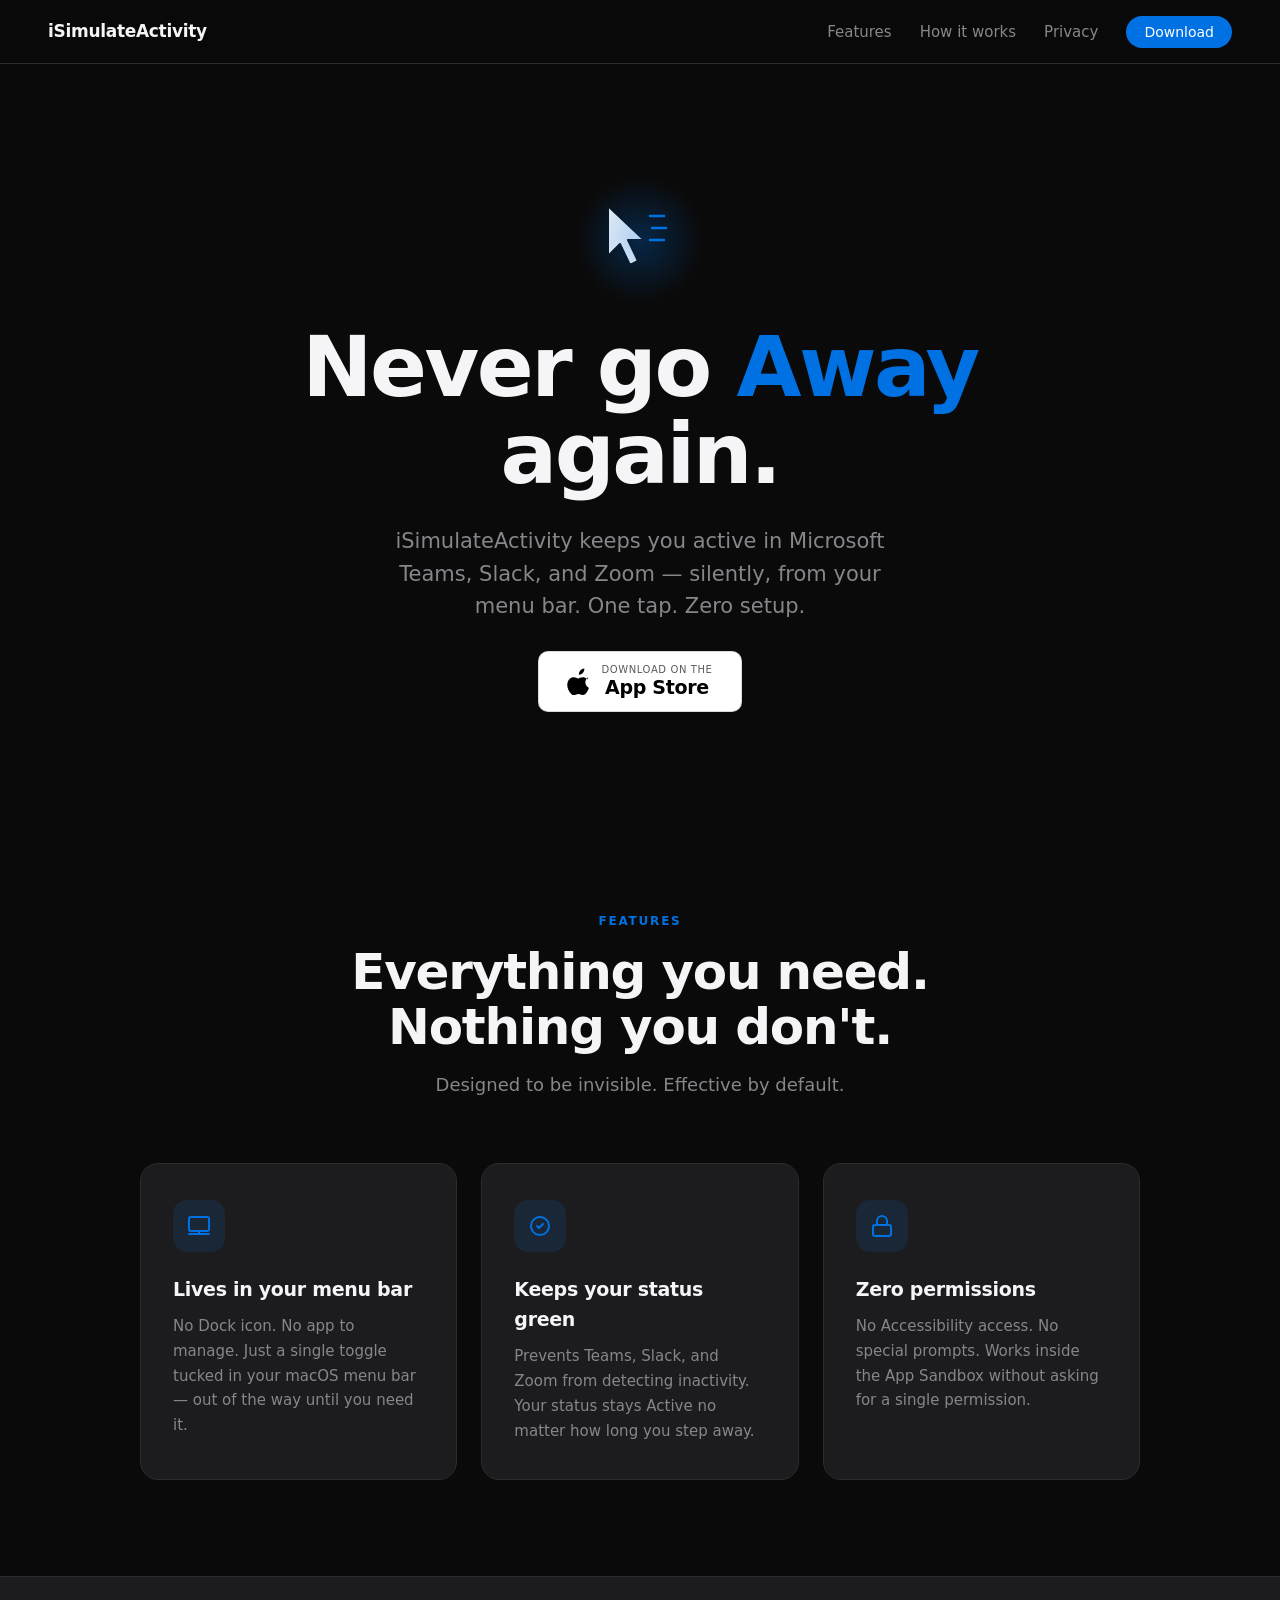
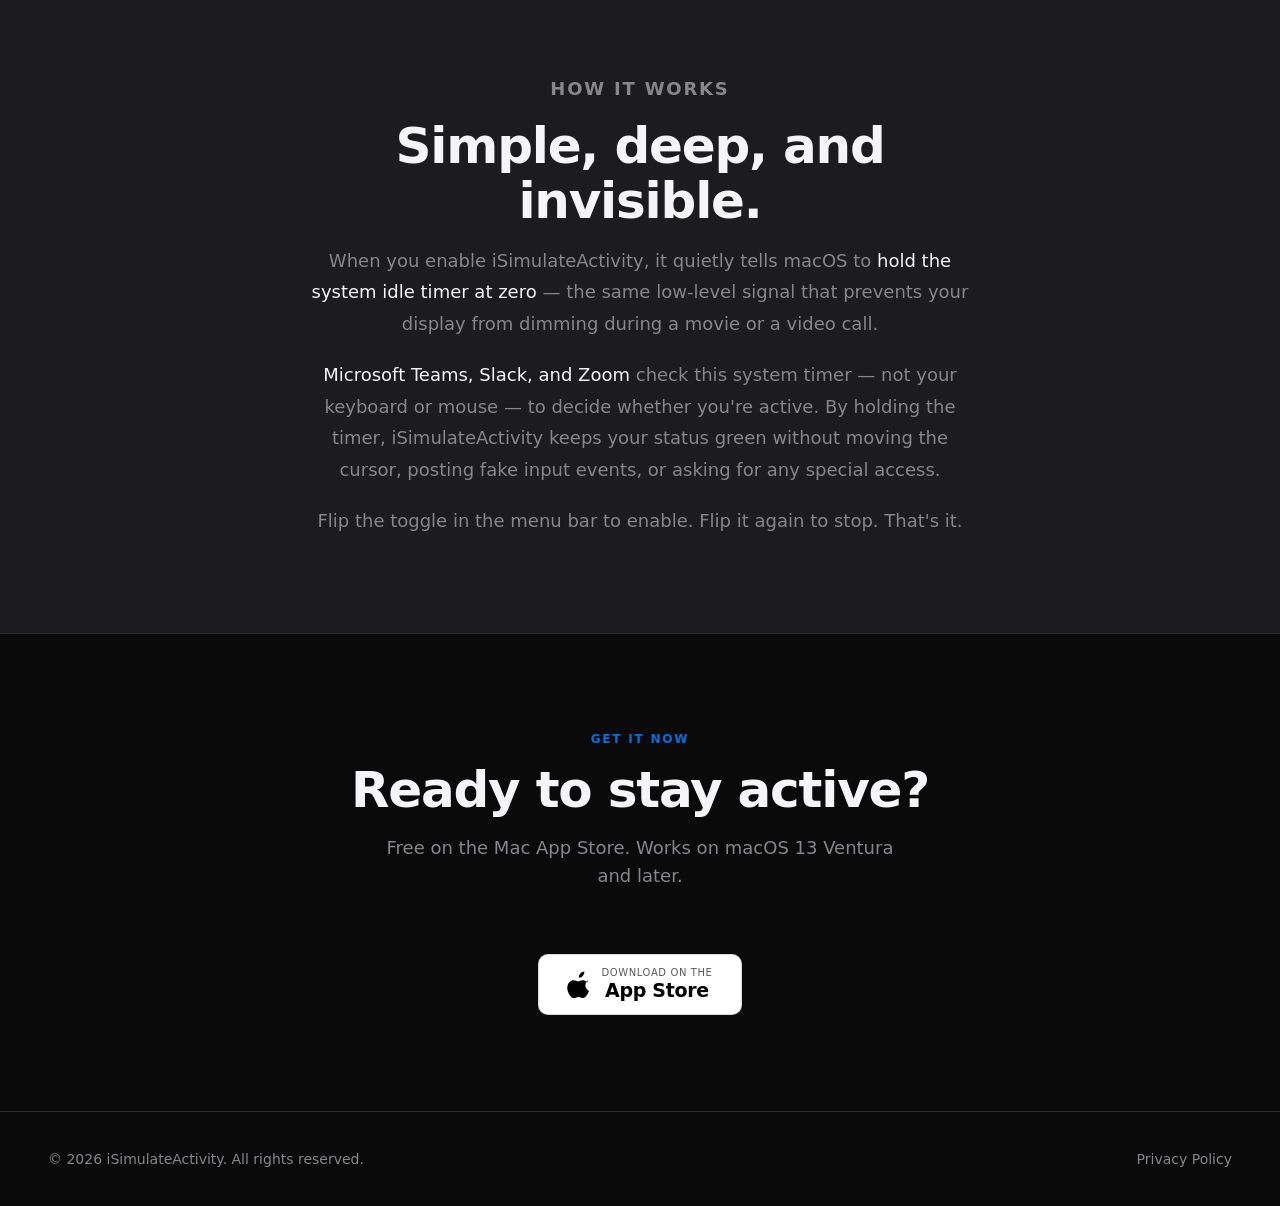
<file: index.html>
<!DOCTYPE html>
<html lang="en">
<head>
  <meta charset="UTF-8" />
  <meta name="viewport" content="width=device-width, initial-scale=1.0" />
  <title>iSimulateActivity — Stay active in Teams &amp; Slack</title>
  <meta name="description" content="iSimulateActivity is a macOS menu bar app that keeps your status active in Microsoft Teams, Slack, and Zoom — silently, with no permissions required." />
  <meta property="og:title" content="iSimulateActivity — Stay active in Teams &amp; Slack" />
  <meta property="og:description" content="A one-tap macOS menu bar app that keeps your status green — no Accessibility permissions needed." />
  <meta property="og:type" content="website" />
  <link rel="stylesheet" href="style.css" />
</head>
<body>

  <!-- ── Nav ─────────────────────────────────────── -->
  <nav>
    <a href="index.html" class="nav-logo">iSimulateActivity</a>
    <ul class="nav-links">
      <li><a href="#features">Features</a></li>
      <li><a href="#how">How it works</a></li>
      <li><a href="privacy.html">Privacy</a></li>
      <li><a href="#download" class="btn-nav">Download</a></li>
    </ul>
  </nav>

  <!-- ── Hero ─────────────────────────────────────── -->
  <section class="hero">

    <!-- Animated cursor icon -->
    <div class="cursor-wrap" aria-hidden="true">
      <div class="cursor-glow"></div>
      <svg class="cursor-icon" width="84" height="80" viewBox="0 0 84 80" fill="none" xmlns="http://www.w3.org/2000/svg">
        <!-- Arrow cursor body -->
        <path d="M10 6 L10 56 L22 44 L32 65 L40 61 L30 40 L46 40 Z"
              fill="#f5f5f7"
              stroke="#0a0a0a"
              stroke-width="2"
              stroke-linejoin="round"
              stroke-linecap="round"/>
        <!-- Motion lines -->
        <g class="motion-lines">
          <line class="ml ml-1" x1="52" y1="16" x2="66" y2="16" stroke="#0071e3" stroke-width="2.5" stroke-linecap="round"/>
          <line class="ml ml-2" x1="54" y1="28" x2="68" y2="28" stroke="#0071e3" stroke-width="2.5" stroke-linecap="round"/>
          <line class="ml ml-3" x1="52" y1="40" x2="66" y2="40" stroke="#0071e3" stroke-width="2.5" stroke-linecap="round"/>
        </g>
      </svg>
    </div>

    <h1>Never go <em>Away</em><br>again.</h1>

    <p class="subtitle">
      iSimulateActivity keeps you active in Microsoft Teams, Slack, and Zoom
      — silently, from your menu bar. One tap. Zero setup.
    </p>

    <a href="#" id="download" class="badge-link" aria-label="Download on the App Store">
      <!-- Apple logo -->
      <svg width="22" height="27" viewBox="0 0 814 1000" fill="#000" aria-hidden="true">
        <path d="M788.1 340.9c-5.8 4.5-108.2 62.2-108.2 190.5 0 148.4 130.3 200.9 134.2 202.2-.6 3.2-20.7 71.9-68.7 141.9-42.8 61.6-87.5 123.1-155.5 123.1s-85.5-39.5-164-39.5c-76 0-103.7 40.8-165.9 40.8s-105-37.5-152.1-96c-54.1-66.5-98.3-172.2-98.3-273.4 0-187.8 122.4-286.9 243.3-286.9 63.9 0 117.1 42.2 157.1 42.2 38.2 0 98.1-44.8 172.4-44.8 27.8 0 108.2 2.6 168.2 81.2zm-198.5-160.6c31.1-36.9 53.1-88.1 53.1-139.3 0-7.1-.6-14.3-1.9-20.1-50.6 1.9-110.8 33.7-147.1 75.8-28.5 32.4-55.1 83.6-55.1 135.5 0 7.8 1.3 15.6 1.9 18.1 3.2.6 8.4 1.3 13.6 1.3 45.4 0 102.5-30.4 135.5-71.3z"/>
      </svg>
      <span class="badge-text">
        <small>Download on the</small>
        <strong>App Store</strong>
      </span>
    </a>

  </section>

  <!-- ── Features ──────────────────────────────────── -->
  <section id="features">
    <p class="section-label">Features</p>
    <h2 class="section-title">Everything you need.<br>Nothing you don't.</h2>
    <p class="section-sub">Designed to be invisible. Effective by default.</p>

    <div class="features-grid">

      <div class="feature-card">
        <div class="feature-icon" aria-hidden="true">
          <svg width="24" height="24" viewBox="0 0 24 24" fill="none" stroke="#0071e3" stroke-width="2" stroke-linecap="round" stroke-linejoin="round">
            <rect x="2" y="3" width="20" height="14" rx="2"/>
            <line x1="2" y1="20" x2="22" y2="20"/>
            <line x1="12" y1="17" x2="12" y2="20"/>
          </svg>
        </div>
        <h3>Lives in your menu bar</h3>
        <p>No Dock icon. No app to manage. Just a single toggle tucked in your macOS menu bar — out of the way until you need it.</p>
      </div>

      <div class="feature-card">
        <div class="feature-icon" aria-hidden="true">
          <svg width="24" height="24" viewBox="0 0 24 24" fill="none" stroke="#0071e3" stroke-width="2" stroke-linecap="round" stroke-linejoin="round">
            <circle cx="12" cy="12" r="9"/>
            <path d="M9 12l2 2 4-4"/>
          </svg>
        </div>
        <h3>Keeps your status green</h3>
        <p>Prevents Teams, Slack, and Zoom from detecting inactivity. Your status stays Active no matter how long you step away.</p>
      </div>

      <div class="feature-card">
        <div class="feature-icon" aria-hidden="true">
          <svg width="24" height="24" viewBox="0 0 24 24" fill="none" stroke="#0071e3" stroke-width="2" stroke-linecap="round" stroke-linejoin="round">
            <rect x="3" y="11" width="18" height="11" rx="2"/>
            <path d="M7 11V7a5 5 0 0 1 10 0v4"/>
          </svg>
        </div>
        <h3>Zero permissions</h3>
        <p>No Accessibility access. No special prompts. Works inside the App Sandbox without asking for a single permission.</p>
      </div>

    </div>
  </section>

  <!-- ── How it works ───────────────────────────────── -->
  <section id="how" class="how">
    <div class="how-inner">
      <p class="section-label">How it works</p>
      <h2 class="section-title">Simple, deep, and invisible.</h2>

      <p>
        When you enable iSimulateActivity, it quietly tells macOS to <strong>hold the system idle timer at zero</strong> — the same low-level signal that prevents your display from dimming during a movie or a video call.
      </p>

      <p>
        <strong>Microsoft Teams, Slack, and Zoom</strong> check this system timer — not your keyboard or mouse — to decide whether you're active. By holding the timer, iSimulateActivity keeps your status green without moving the cursor, posting fake input events, or asking for any special access.
      </p>

      <p>
        Flip the toggle in the menu bar to enable. Flip it again to stop. That's it.
      </p>
    </div>
  </section>

  <!-- ── Download CTA ───────────────────────────────── -->
  <section class="cta">
    <p class="section-label">Get it now</p>
    <h2 class="section-title">Ready to stay active?</h2>
    <p class="section-sub">Free on the Mac App Store. Works on macOS 13 Ventura and later.</p>

    <a href="#" class="badge-link" aria-label="Download on the App Store">
      <svg width="22" height="27" viewBox="0 0 814 1000" fill="#000" aria-hidden="true">
        <path d="M788.1 340.9c-5.8 4.5-108.2 62.2-108.2 190.5 0 148.4 130.3 200.9 134.2 202.2-.6 3.2-20.7 71.9-68.7 141.9-42.8 61.6-87.5 123.1-155.5 123.1s-85.5-39.5-164-39.5c-76 0-103.7 40.8-165.9 40.8s-105-37.5-152.1-96c-54.1-66.5-98.3-172.2-98.3-273.4 0-187.8 122.4-286.9 243.3-286.9 63.9 0 117.1 42.2 157.1 42.2 38.2 0 98.1-44.8 172.4-44.8 27.8 0 108.2 2.6 168.2 81.2zm-198.5-160.6c31.1-36.9 53.1-88.1 53.1-139.3 0-7.1-.6-14.3-1.9-20.1-50.6 1.9-110.8 33.7-147.1 75.8-28.5 32.4-55.1 83.6-55.1 135.5 0 7.8 1.3 15.6 1.9 18.1 3.2.6 8.4 1.3 13.6 1.3 45.4 0 102.5-30.4 135.5-71.3z"/>
      </svg>
      <span class="badge-text">
        <small>Download on the</small>
        <strong>App Store</strong>
      </span>
    </a>
  </section>

  <!-- ── Footer ─────────────────────────────────────── -->
  <footer>
    <span>© 2026 iSimulateActivity. All rights reserved.</span>
    <a href="privacy.html">Privacy Policy</a>
  </footer>

</body>
</html>
</file>
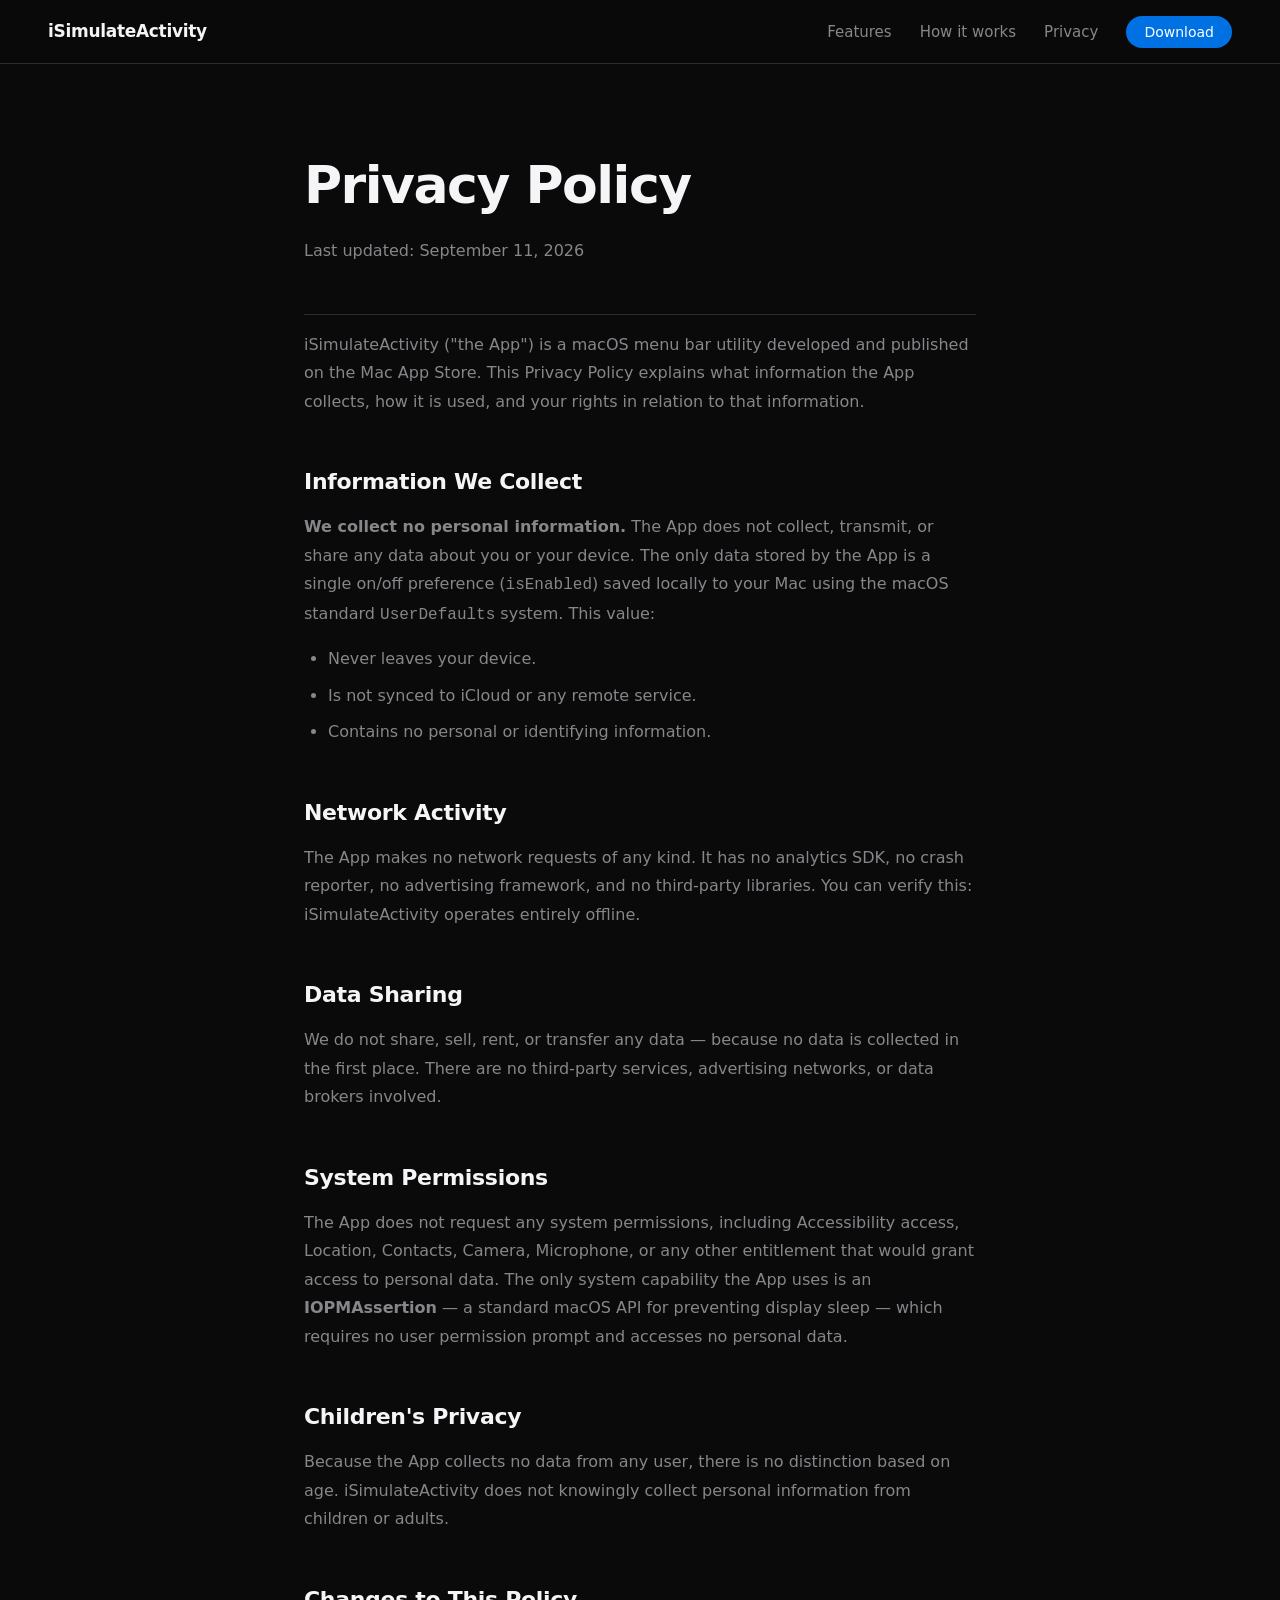
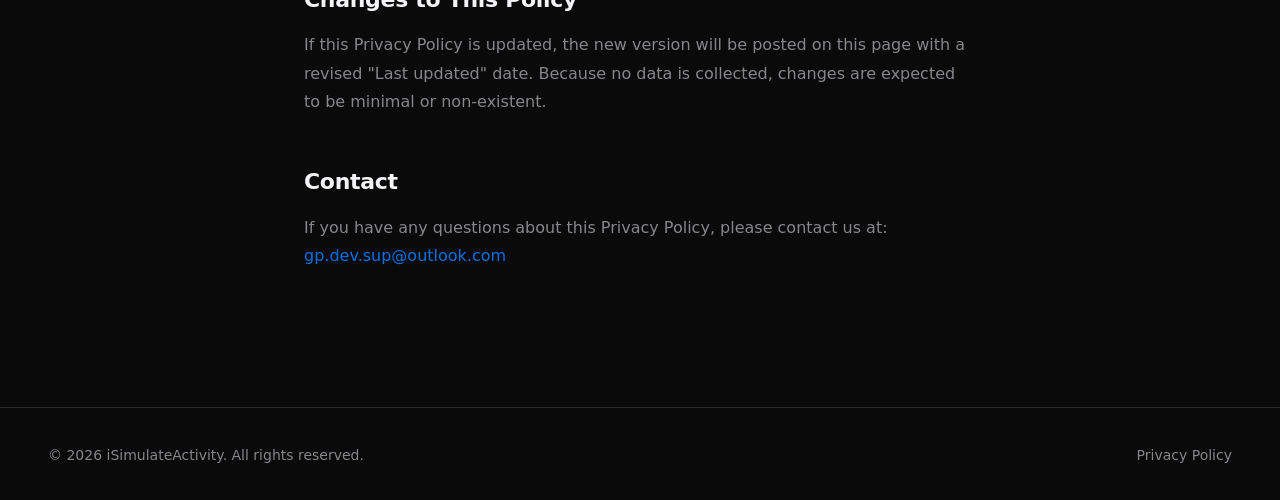
<file: privacy.html>
<!DOCTYPE html>
<html lang="en">
<head>
  <meta charset="UTF-8" />
  <meta name="viewport" content="width=device-width, initial-scale=1.0" />
  <title>Privacy Policy — iSimulateActivity</title>
  <meta name="description" content="iSimulateActivity Privacy Policy. We collect no personal data." />
  <link rel="stylesheet" href="style.css" />
</head>
<body>

  <!-- ── Nav ─────────────────────────────────────── -->
  <nav>
    <a href="index.html" class="nav-logo">iSimulateActivity</a>
    <ul class="nav-links">
      <li><a href="index.html#features">Features</a></li>
      <li><a href="index.html#how">How it works</a></li>
      <li><a href="privacy.html">Privacy</a></li>
      <li><a href="index.html#download" class="btn-nav">Download</a></li>
    </ul>
  </nav>

  <!-- ── Privacy Policy ────────────────────────────── -->
  <main class="privacy-wrap">
    <h1>Privacy Policy</h1>
    <p class="privacy-date">Last updated: September 11, 2026</p>

    <p>
      iSimulateActivity ("the App") is a macOS menu bar utility developed and published on the Mac App Store. This Privacy Policy explains what information the App collects, how it is used, and your rights in relation to that information.
    </p>

    <h2>Information We Collect</h2>
    <p>
      <strong>We collect no personal information.</strong> The App does not collect, transmit, or share any data about you or your device. The only data stored by the App is a single on/off preference (<code>isEnabled</code>) saved locally to your Mac using the macOS standard <code>UserDefaults</code> system. This value:
    </p>
    <ul>
      <li>Never leaves your device.</li>
      <li>Is not synced to iCloud or any remote service.</li>
      <li>Contains no personal or identifying information.</li>
    </ul>

    <h2>Network Activity</h2>
    <p>
      The App makes no network requests of any kind. It has no analytics SDK, no crash reporter, no advertising framework, and no third-party libraries. You can verify this: iSimulateActivity operates entirely offline.
    </p>

    <h2>Data Sharing</h2>
    <p>
      We do not share, sell, rent, or transfer any data — because no data is collected in the first place. There are no third-party services, advertising networks, or data brokers involved.
    </p>

    <h2>System Permissions</h2>
    <p>
      The App does not request any system permissions, including Accessibility access, Location, Contacts, Camera, Microphone, or any other entitlement that would grant access to personal data. The only system capability the App uses is an <strong>IOPMAssertion</strong> — a standard macOS API for preventing display sleep — which requires no user permission prompt and accesses no personal data.
    </p>

    <h2>Children's Privacy</h2>
    <p>
      Because the App collects no data from any user, there is no distinction based on age. iSimulateActivity does not knowingly collect personal information from children or adults.
    </p>

    <h2>Changes to This Policy</h2>
    <p>
      If this Privacy Policy is updated, the new version will be posted on this page with a revised "Last updated" date. Because no data is collected, changes are expected to be minimal or non-existent.
    </p>

    <h2>Contact</h2>
    <p>
      If you have any questions about this Privacy Policy, please contact us at:<br>
      <a href="mailto:gp.dev.sup@outlook.com">gp.dev.sup@outlook.com</a>
    </p>
  </main>

  <!-- ── Footer ─────────────────────────────────────── -->
  <footer>
    <span>© 2026 iSimulateActivity. All rights reserved.</span>
    <a href="privacy.html">Privacy Policy</a>
  </footer>

</body>
</html>
</file>
<file: style.css>
*, *::before, *::after { box-sizing: border-box; margin: 0; padding: 0; }

:root {
  --bg:           #0a0a0a;
  --surface:      #1c1c1e;
  --border:       #2c2c2e;
  --accent:       #0071e3;
  --accent-hover: #0077ed;
  --text:         #f5f5f7;
  --muted:        #86868b;
  --radius-sm:    10px;
  --radius:       18px;
}

body {
  background: var(--bg);
  color: var(--text);
  font-family: -apple-system, BlinkMacSystemFont, system-ui, sans-serif;
  -webkit-font-smoothing: antialiased;
  line-height: 1.6;
}

/* ─── Nav ─────────────────────────────────────────── */

nav {
  position: sticky;
  top: 0;
  z-index: 100;
  display: flex;
  align-items: center;
  justify-content: space-between;
  padding: 0 48px;
  height: 64px;
  background: rgba(10, 10, 10, 0.82);
  backdrop-filter: blur(20px);
  -webkit-backdrop-filter: blur(20px);
  border-bottom: 1px solid var(--border);
}

.nav-logo {
  font-size: 17px;
  font-weight: 600;
  color: var(--text);
  text-decoration: none;
  letter-spacing: -0.3px;
}

.nav-links {
  display: flex;
  align-items: center;
  gap: 28px;
  list-style: none;
}

.nav-links a {
  color: var(--muted);
  text-decoration: none;
  font-size: 15px;
  transition: color 0.2s;
}

.nav-links a:hover { color: var(--text); }

.btn-nav {
  background: var(--accent) !important;
  color: #fff !important;
  padding: 8px 18px !important;
  border-radius: 20px;
  font-size: 14px !important;
  font-weight: 500;
  transition: background 0.2s !important;
}

.btn-nav:hover { background: var(--accent-hover) !important; }

/* ─── Hero ────────────────────────────────────────── */

.hero {
  display: flex;
  flex-direction: column;
  align-items: center;
  text-align: center;
  padding: 120px 24px 104px;
  gap: 28px;
}

/* Cursor animation */
.cursor-wrap {
  position: relative;
  width: 112px;
  height: 112px;
  display: flex;
  align-items: center;
  justify-content: center;
}

.cursor-glow {
  position: absolute;
  inset: -8px;
  border-radius: 50%;
  background: radial-gradient(circle, rgba(0,113,227,0.28) 0%, transparent 70%);
  animation: pulse 3s ease-in-out infinite;
}

.cursor-icon { animation: float 3s ease-in-out infinite; }

@keyframes float {
  0%, 100% { transform: translateY(0); }
  50%       { transform: translateY(-10px); }
}

@keyframes pulse {
  0%, 100% { opacity: 0.5; transform: scale(0.95); }
  50%       { opacity: 1;   transform: scale(1.1); }
}

.ml { stroke-dasharray: 14 6; }
.ml-1 { animation: dash 2s ease-in-out infinite 0.0s; }
.ml-2 { animation: dash 2s ease-in-out infinite 0.3s; }
.ml-3 { animation: dash 2s ease-in-out infinite 0.6s; }

@keyframes dash {
  0%   { stroke-dashoffset: 20; opacity: 0; }
  30%  { opacity: 1; }
  70%  { opacity: 1; }
  100% { stroke-dashoffset: -20; opacity: 0; }
}

/* Hero text */
.hero h1 {
  font-size: clamp(44px, 9vw, 84px);
  font-weight: 700;
  letter-spacing: -2.5px;
  line-height: 1.03;
  max-width: 720px;
}

.hero h1 em {
  font-style: normal;
  color: var(--accent);
}

.hero .subtitle {
  font-size: clamp(17px, 2.5vw, 21px);
  color: var(--muted);
  max-width: 540px;
  line-height: 1.55;
}

/* ─── App Store Badge ─────────────────────────────── */

.badge-link {
  display: inline-flex;
  align-items: center;
  gap: 12px;
  background: #fff;
  color: #000;
  padding: 13px 28px;
  border-radius: var(--radius-sm);
  text-decoration: none;
  border: 1.5px solid rgba(0,0,0,0.14);
  transition: transform 0.15s, box-shadow 0.15s;
}

.badge-link:hover {
  transform: scale(1.04);
  box-shadow: 0 10px 30px rgba(0,0,0,0.4);
}

.badge-text small {
  display: block;
  font-size: 10px;
  font-weight: 400;
  text-transform: uppercase;
  letter-spacing: 0.6px;
  opacity: 0.65;
  line-height: 1;
  margin-bottom: 2px;
}

.badge-text strong {
  display: block;
  font-size: 19px;
  font-weight: 600;
  letter-spacing: -0.3px;
  line-height: 1.1;
}

/* ─── Section shared ──────────────────────────────── */

section { padding: 96px 48px; }

.section-label {
  text-align: center;
  font-size: 12px;
  font-weight: 600;
  letter-spacing: 1.8px;
  text-transform: uppercase;
  color: var(--accent);
  margin-bottom: 14px;
}

.section-title {
  text-align: center;
  font-size: clamp(30px, 5vw, 50px);
  font-weight: 700;
  letter-spacing: -1.2px;
  line-height: 1.1;
  margin-bottom: 16px;
}

.section-sub {
  text-align: center;
  font-size: 18px;
  color: var(--muted);
  max-width: 540px;
  margin: 0 auto 64px;
  line-height: 1.55;
}

/* ─── Features ────────────────────────────────────── */

.features-grid {
  display: grid;
  grid-template-columns: repeat(3, 1fr);
  gap: 24px;
  max-width: 1000px;
  margin: 0 auto;
}

.feature-card {
  background: var(--surface);
  border: 1px solid var(--border);
  border-radius: var(--radius);
  padding: 36px 32px;
  transition: transform 0.2s, border-color 0.2s, box-shadow 0.2s;
}

.feature-card:hover {
  transform: translateY(-4px);
  border-color: rgba(0, 113, 227, 0.5);
  box-shadow: 0 16px 40px rgba(0,0,0,0.4);
}

.feature-icon {
  width: 52px;
  height: 52px;
  background: rgba(0, 113, 227, 0.12);
  border-radius: 14px;
  display: flex;
  align-items: center;
  justify-content: center;
  margin-bottom: 22px;
  font-size: 24px;
}

.feature-card h3 {
  font-size: 19px;
  font-weight: 600;
  margin-bottom: 10px;
  letter-spacing: -0.3px;
}

.feature-card p {
  color: var(--muted);
  font-size: 15px;
  line-height: 1.65;
}

/* ─── How it works ────────────────────────────────── */

.how {
  background: var(--surface);
  border-top: 1px solid var(--border);
  border-bottom: 1px solid var(--border);
}

.how-inner {
  max-width: 680px;
  margin: 0 auto;
  text-align: center;
}

.how-inner p {
  color: var(--muted);
  font-size: 18px;
  line-height: 1.75;
}

.how-inner p + p { margin-top: 20px; }

.how-inner strong { color: var(--text); font-weight: 500; }

/* ─── CTA ─────────────────────────────────────────── */

.cta { text-align: center; }

/* ─── Footer ──────────────────────────────────────── */

footer {
  padding: 36px 48px;
  display: flex;
  align-items: center;
  justify-content: space-between;
  border-top: 1px solid var(--border);
  color: var(--muted);
  font-size: 14px;
}

footer a {
  color: var(--muted);
  text-decoration: none;
  transition: color 0.2s;
}

footer a:hover { color: var(--text); }

/* ─── Privacy page ────────────────────────────────── */

.privacy-wrap {
  max-width: 720px;
  margin: 0 auto;
  padding: 80px 24px 120px;
}

.privacy-wrap h1 {
  font-size: clamp(36px, 6vw, 52px);
  font-weight: 700;
  letter-spacing: -1.5px;
  margin-bottom: 10px;
}

.privacy-date {
  color: var(--muted);
  font-size: 15px;
  margin-bottom: 56px;
  padding-bottom: 48px;
  border-bottom: 1px solid var(--border);
}

.privacy-wrap h2 {
  font-size: 22px;
  font-weight: 600;
  margin-top: 48px;
  margin-bottom: 14px;
  letter-spacing: -0.3px;
}

.privacy-wrap p,
.privacy-wrap ul {
  color: var(--muted);
  font-size: 16px;
  line-height: 1.78;
  margin-bottom: 16px;
}

.privacy-wrap ul { padding-left: 24px; }
.privacy-wrap li { margin-bottom: 8px; }

.privacy-wrap a { color: var(--accent); text-decoration: none; }
.privacy-wrap a:hover { text-decoration: underline; }

/* ─── Responsive ──────────────────────────────────── */

@media (max-width: 768px) {
  nav { padding: 0 20px; }
  .nav-links li:not(:last-child) { display: none; }

  .hero { padding: 80px 20px 72px; }

  section { padding: 72px 20px; }

  .features-grid { grid-template-columns: 1fr; }

  footer { padding: 28px 20px; flex-direction: column; gap: 12px; text-align: center; }
}
</file>
